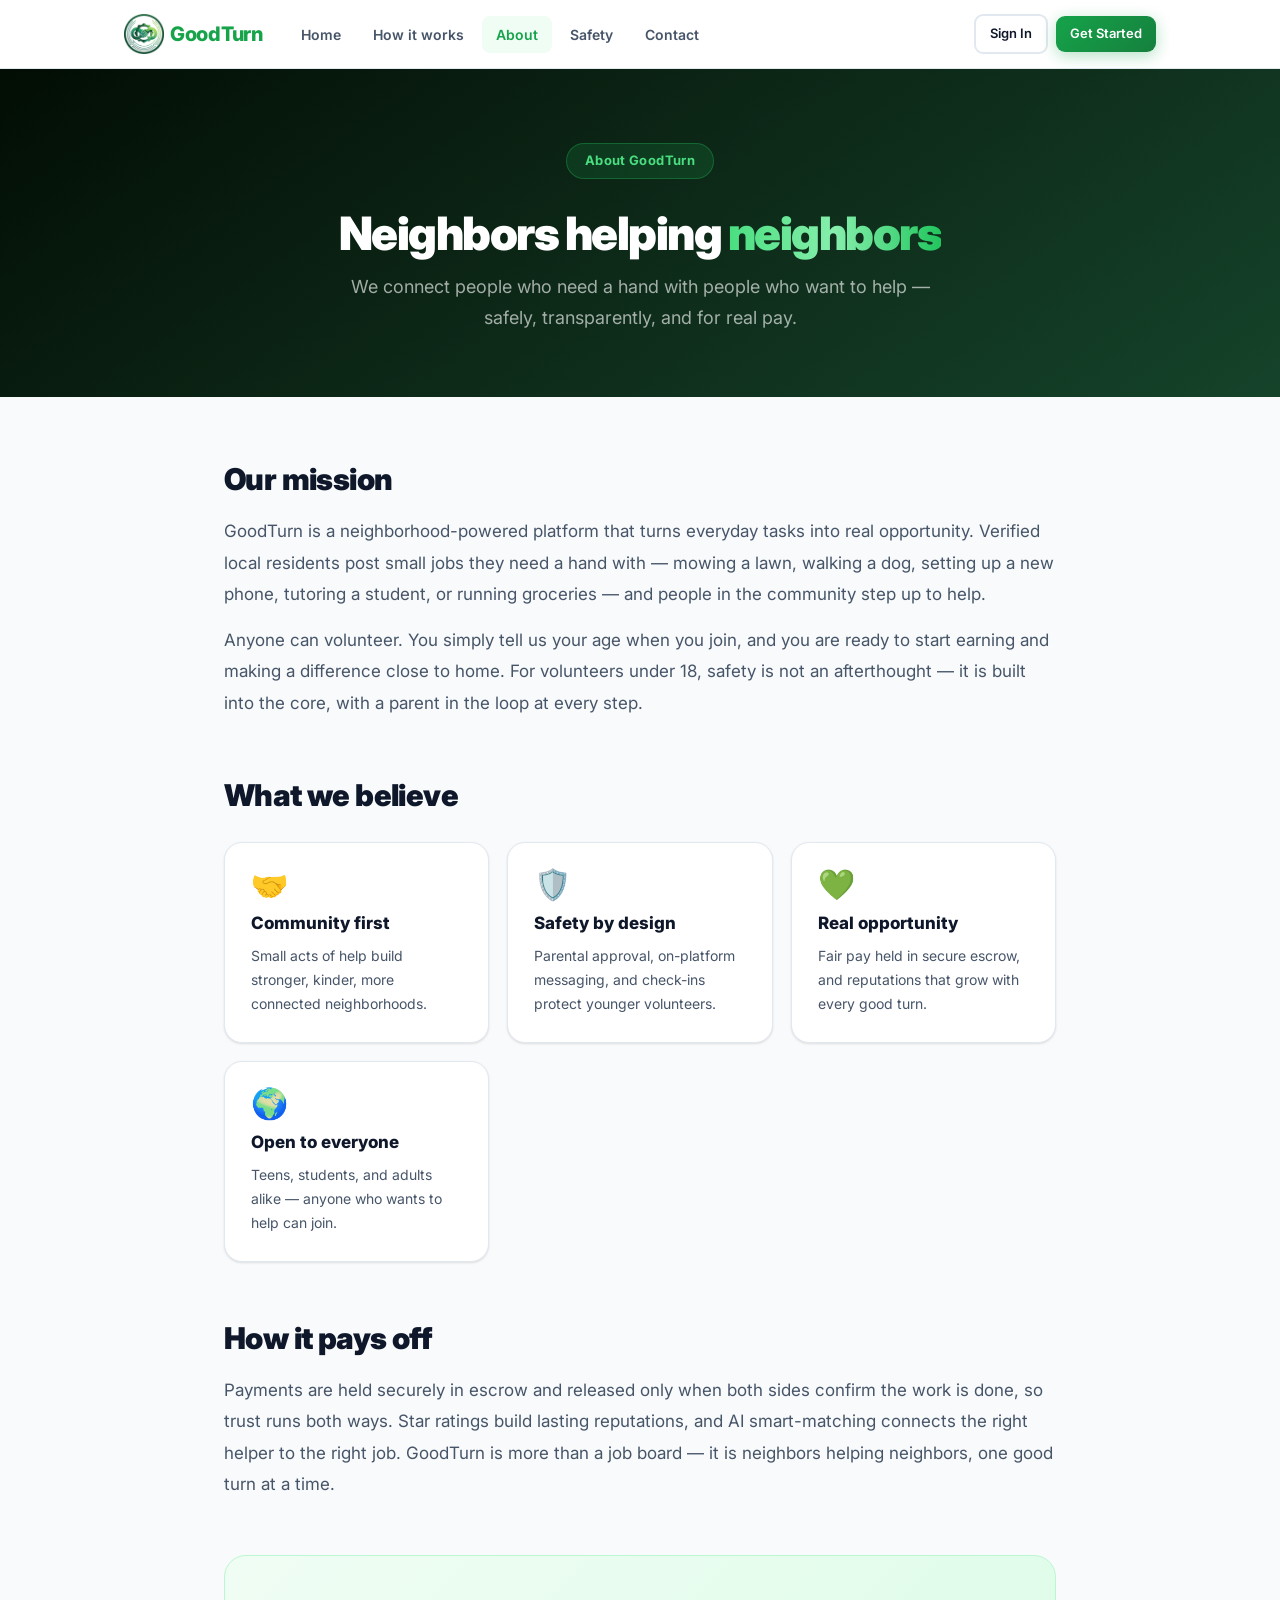
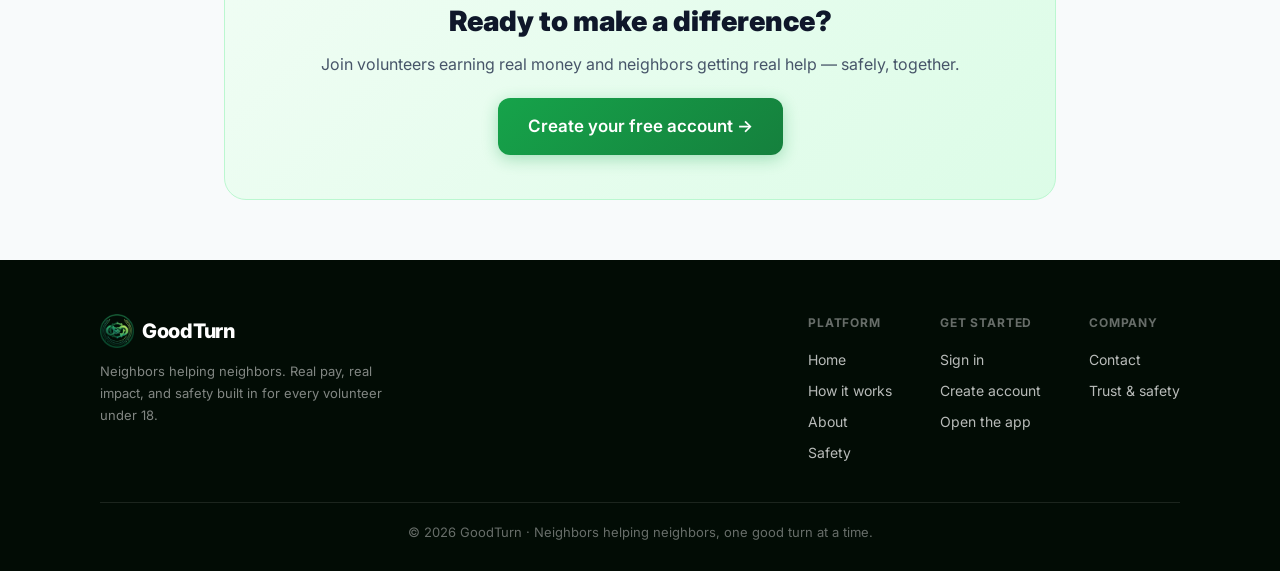
<file: about.html>
<!DOCTYPE html>
<html lang="en">
<head>
<meta charset="UTF-8">
<meta name="viewport" content="width=device-width, initial-scale=1.0">
<title>About &middot; GoodTurn</title>
<meta name="description" content="Learn about GoodTurn, a neighborhood platform connecting volunteers with local residents for small jobs, with safety built in for under-18s.">
<link href="https://fonts.googleapis.com/css2?family=Inter:wght@400;500;600;700;800&display=swap" rel="stylesheet">
<link rel="stylesheet" href="styles.css">
</head>
<body>
<nav class="mkt-nav">
  <div class="mkt-nav-inner">
    <a class="nav-logo" href="index.html"><img src="logo.png" height="40" width="40" style="object-fit:contain;" alt="GoodTurn logo"> GoodTurn</a>
    <div class="mkt-links">
      <a href="index.html">Home</a>
      <a href="how-it-works.html">How it works</a>
      <a href="about.html" class="active">About</a>
      <a href="safety.html">Safety</a>
      <a href="contact.html">Contact</a>
    </div>
    <div class="mkt-cta">
      <a class="btn btn-secondary btn-sm" href="login.html">Sign In</a>
      <a class="btn btn-primary btn-sm" href="login.html?tab=signup">Get Started</a>
    </div>
  </div>
</nav>
<header class="page-hero">
  <div class="page-hero-inner">
    <div class="sec-badge">About GoodTurn</div>
    <h1 class="page-hero-h1">Neighbors helping <span>neighbors</span></h1>
    <p class="page-hero-sub">We connect people who need a hand with people who want to help &mdash; safely, transparently, and for real pay.</p>
  </div>
</header>
<main class="mkt-main">
<div class="mkt-section">
  <h2>Our mission</h2>
  <p>GoodTurn is a neighborhood-powered platform that turns everyday tasks into real opportunity. Verified local residents post small jobs they need a hand with &mdash; mowing a lawn, walking a dog, setting up a new phone, tutoring a student, or running groceries &mdash; and people in the community step up to help.</p>
  <p>Anyone can volunteer. You simply tell us your age when you join, and you are ready to start earning and making a difference close to home. For volunteers under 18, safety is not an afterthought &mdash; it is built into the core, with a parent in the loop at every step.</p>
</div>
<div class="mkt-section">
  <h2>What we believe</h2>
  <div class="mkt-grid">
    <div class="mkt-card"><div class="ic">&#129309;</div><h3>Community first</h3><p>Small acts of help build stronger, kinder, more connected neighborhoods.</p></div>
    <div class="mkt-card"><div class="ic">&#128737;&#65039;</div><h3>Safety by design</h3><p>Parental approval, on-platform messaging, and check-ins protect younger volunteers.</p></div>
    <div class="mkt-card"><div class="ic">&#128154;</div><h3>Real opportunity</h3><p>Fair pay held in secure escrow, and reputations that grow with every good turn.</p></div>
    <div class="mkt-card"><div class="ic">&#127757;</div><h3>Open to everyone</h3><p>Teens, students, and adults alike &mdash; anyone who wants to help can join.</p></div>
  </div>
</div>
<div class="mkt-section">
  <h2>How it pays off</h2>
  <p>Payments are held securely in escrow and released only when both sides confirm the work is done, so trust runs both ways. Star ratings build lasting reputations, and AI smart-matching connects the right helper to the right job. GoodTurn is more than a job board &mdash; it is neighbors helping neighbors, one good turn at a time.</p>
</div>
<div class="mkt-cta-band">
  <h2>Ready to make a difference?</h2>
  <p>Join volunteers earning real money and neighbors getting real help &mdash; safely, together.</p>
  <a class="btn btn-primary btn-lg" href="login.html?tab=signup" style="text-decoration:none;">Create your free account &rarr;</a>
</div>
</main>
<footer class="site-footer">
  <div class="footer-inner">
    <div class="footer-top">
      <div class="footer-brand">
        <a class="nav-logo" href="index.html"><img src="logo.png" height="34" width="34" style="object-fit:contain;" alt="GoodTurn logo"> GoodTurn</a>
        <p>Neighbors helping neighbors. Real pay, real impact, and safety built in for every volunteer under 18.</p>
      </div>
      <div class="footer-cols">
        <div class="footer-col"><h4>Platform</h4>
          <a href="index.html">Home</a>
          <a href="how-it-works.html">How it works</a>
          <a href="about.html">About</a>
          <a href="safety.html">Safety</a>
        </div>
        <div class="footer-col"><h4>Get started</h4>
          <a href="login.html">Sign in</a>
          <a href="login.html?tab=signup">Create account</a>
          <a href="app.html">Open the app</a>
        </div>
        <div class="footer-col"><h4>Company</h4>
          <a href="contact.html">Contact</a>
          <a href="safety.html">Trust &amp; safety</a>
        </div>
      </div>
    </div>
    <div class="footer-bottom">&copy; 2026 GoodTurn &middot; Neighbors helping neighbors, one good turn at a time.</div>
  </div>
</footer>
</body>
</html>
</file>
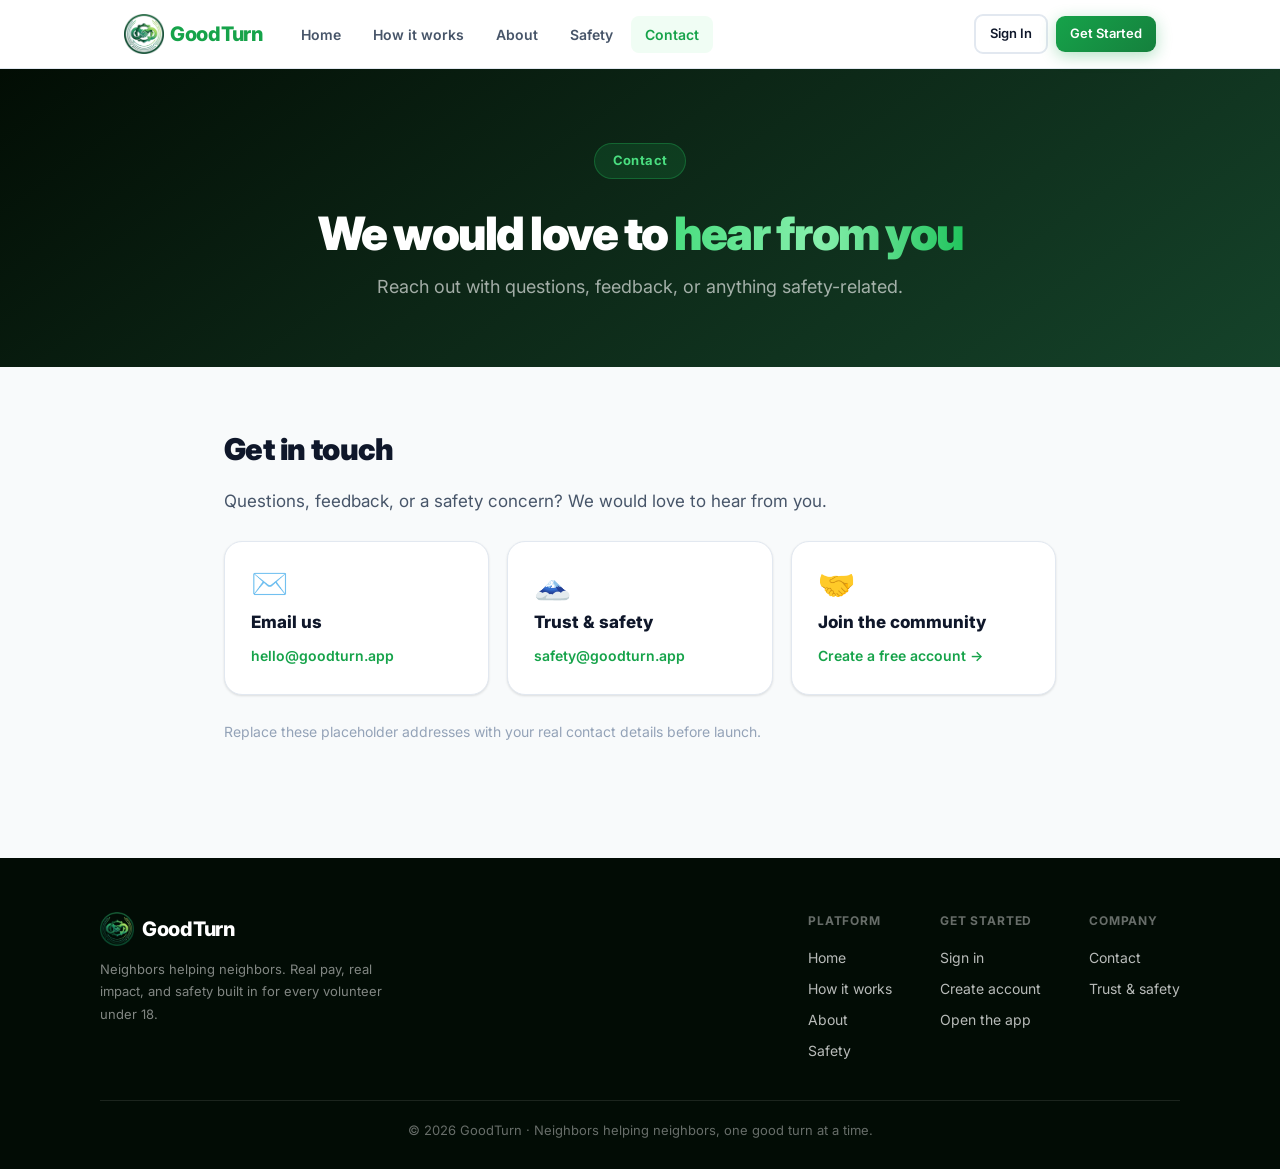
<file: contact.html>
<!DOCTYPE html>
<html lang="en">
<head>
<meta charset="UTF-8">
<meta name="viewport" content="width=device-width, initial-scale=1.0">
<title>Contact &middot; GoodTurn</title>
<meta name="description" content="Contact the GoodTurn team for general questions, trust and safety, or to join the community.">
<link href="https://fonts.googleapis.com/css2?family=Inter:wght@400;500;600;700;800&display=swap" rel="stylesheet">
<link rel="stylesheet" href="styles.css">
</head>
<body>
<nav class="mkt-nav">
  <div class="mkt-nav-inner">
    <a class="nav-logo" href="index.html"><img src="logo.png" height="40" width="40" style="object-fit:contain;" alt="GoodTurn logo"> GoodTurn</a>
    <div class="mkt-links">
      <a href="index.html">Home</a>
      <a href="how-it-works.html">How it works</a>
      <a href="about.html">About</a>
      <a href="safety.html">Safety</a>
      <a href="contact.html" class="active">Contact</a>
    </div>
    <div class="mkt-cta">
      <a class="btn btn-secondary btn-sm" href="login.html">Sign In</a>
      <a class="btn btn-primary btn-sm" href="login.html?tab=signup">Get Started</a>
    </div>
  </div>
</nav>
<header class="page-hero">
  <div class="page-hero-inner">
    <div class="sec-badge">Contact</div>
    <h1 class="page-hero-h1">We would love to <span>hear from you</span></h1>
    <p class="page-hero-sub">Reach out with questions, feedback, or anything safety-related.</p>
  </div>
</header>
<main class="mkt-main">
<div class="mkt-section">
  <h2>Get in touch</h2>
  <p>Questions, feedback, or a safety concern? We would love to hear from you.</p>
  <div class="mkt-grid">
    <div class="mkt-card"><div class="ic">&#9993;&#65039;</div><h3>Email us</h3><p><a href="mailto:hello@goodturn.app" style="color:var(--green);font-weight:600;text-decoration:none;">hello@goodturn.app</a></p></div>
    <div class="mkt-card"><div class="ic">&#128507;</div><h3>Trust &amp; safety</h3><p><a href="mailto:safety@goodturn.app" style="color:var(--green);font-weight:600;text-decoration:none;">safety@goodturn.app</a></p></div>
    <div class="mkt-card"><div class="ic">&#129309;</div><h3>Join the community</h3><p><a href="login.html?tab=signup" style="color:var(--green);font-weight:600;text-decoration:none;">Create a free account &rarr;</a></p></div>
  </div>
  <p style="margin-top:24px;font-size:14px;color:var(--dim);">Replace these placeholder addresses with your real contact details before launch.</p>
</div>
</main>
<footer class="site-footer">
  <div class="footer-inner">
    <div class="footer-top">
      <div class="footer-brand">
        <a class="nav-logo" href="index.html"><img src="logo.png" height="34" width="34" style="object-fit:contain;" alt="GoodTurn logo"> GoodTurn</a>
        <p>Neighbors helping neighbors. Real pay, real impact, and safety built in for every volunteer under 18.</p>
      </div>
      <div class="footer-cols">
        <div class="footer-col"><h4>Platform</h4>
          <a href="index.html">Home</a>
          <a href="how-it-works.html">How it works</a>
          <a href="about.html">About</a>
          <a href="safety.html">Safety</a>
        </div>
        <div class="footer-col"><h4>Get started</h4>
          <a href="login.html">Sign in</a>
          <a href="login.html?tab=signup">Create account</a>
          <a href="app.html">Open the app</a>
        </div>
        <div class="footer-col"><h4>Company</h4>
          <a href="contact.html">Contact</a>
          <a href="safety.html">Trust &amp; safety</a>
        </div>
      </div>
    </div>
    <div class="footer-bottom">&copy; 2026 GoodTurn &middot; Neighbors helping neighbors, one good turn at a time.</div>
  </div>
</footer>
</body>
</html>
</file>
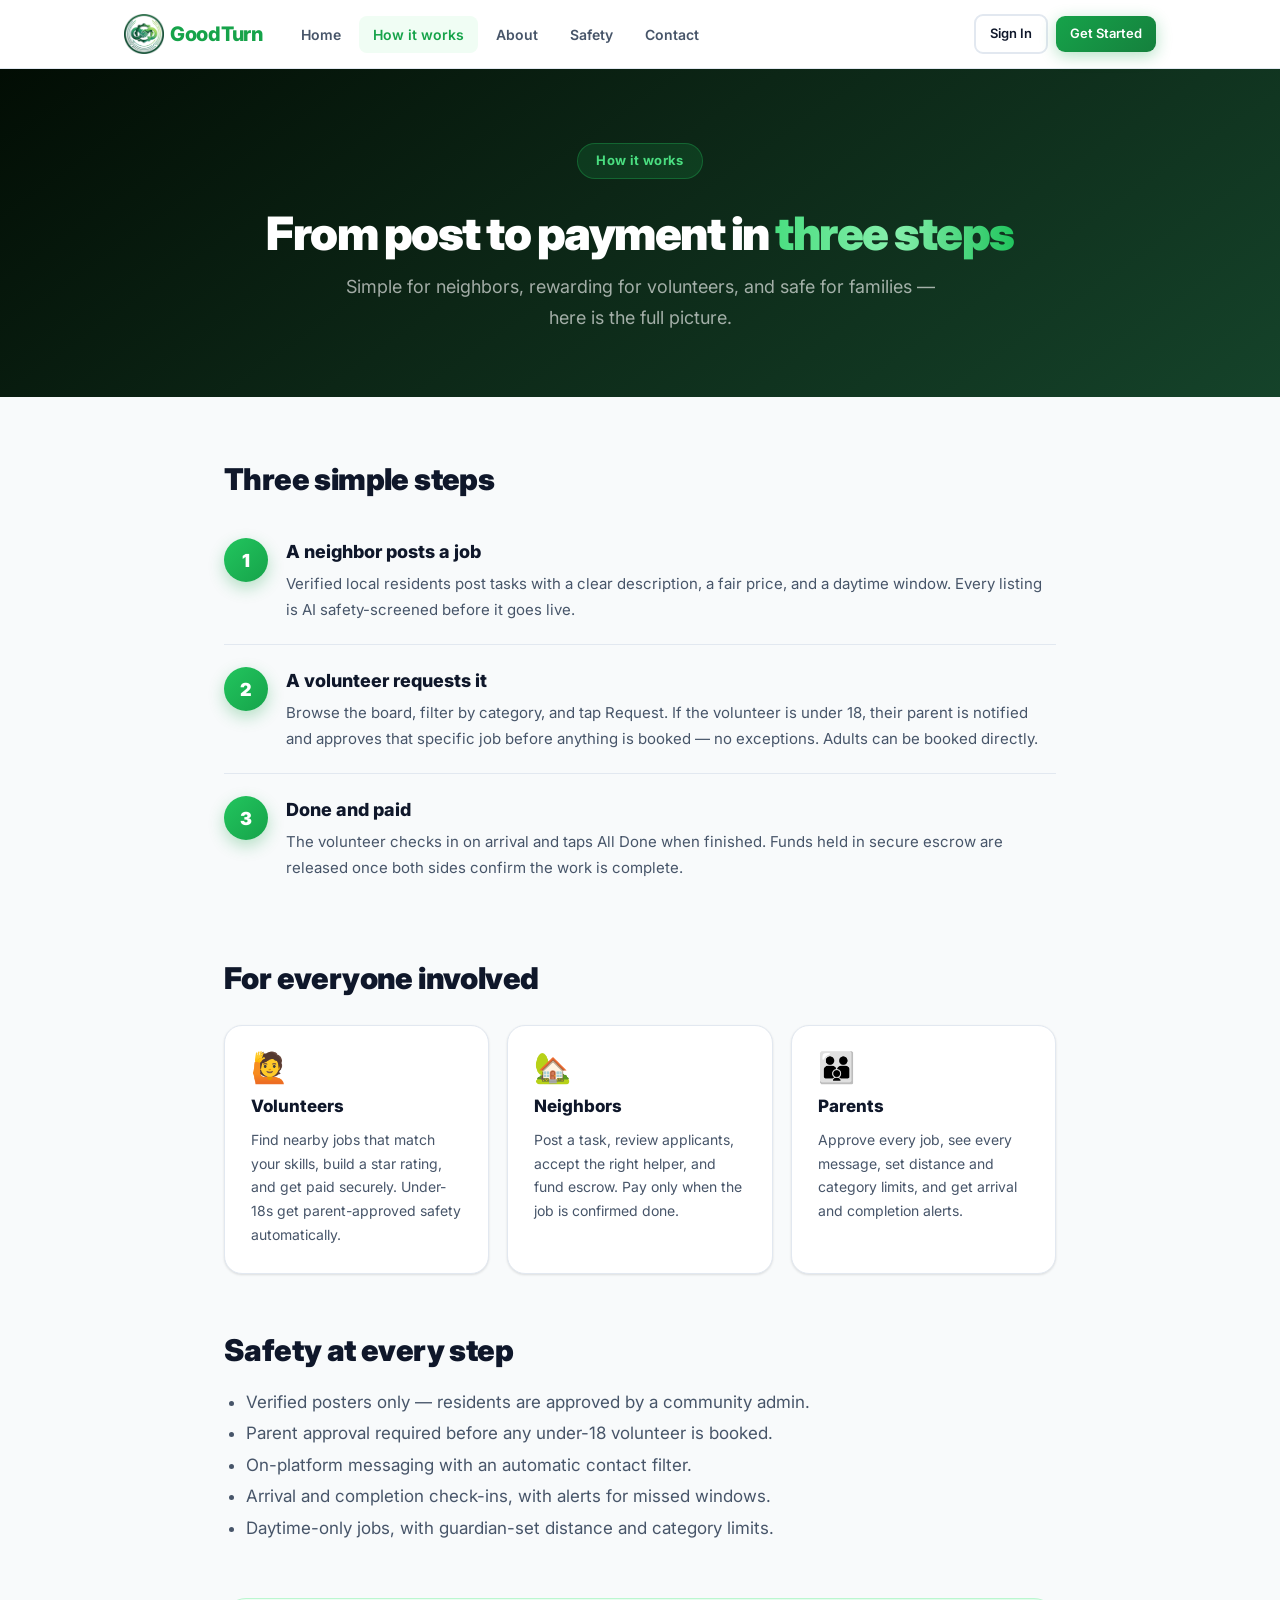
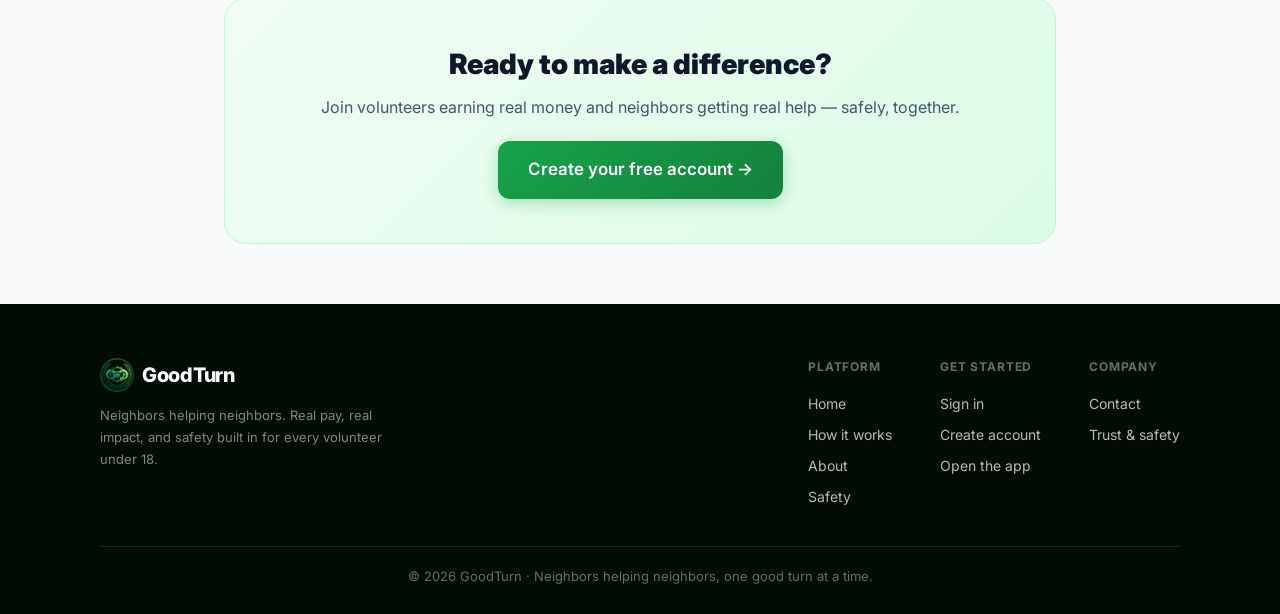
<file: how-it-works.html>
<!DOCTYPE html>
<html lang="en">
<head>
<meta charset="UTF-8">
<meta name="viewport" content="width=device-width, initial-scale=1.0">
<title>How it works &middot; GoodTurn</title>
<meta name="description" content="How GoodTurn works: neighbors post jobs, volunteers request them, parents approve for under-18s, and escrow keeps payments safe.">
<link href="https://fonts.googleapis.com/css2?family=Inter:wght@400;500;600;700;800&display=swap" rel="stylesheet">
<link rel="stylesheet" href="styles.css">
</head>
<body>
<nav class="mkt-nav">
  <div class="mkt-nav-inner">
    <a class="nav-logo" href="index.html"><img src="logo.png" height="40" width="40" style="object-fit:contain;" alt="GoodTurn logo"> GoodTurn</a>
    <div class="mkt-links">
      <a href="index.html">Home</a>
      <a href="how-it-works.html" class="active">How it works</a>
      <a href="about.html">About</a>
      <a href="safety.html">Safety</a>
      <a href="contact.html">Contact</a>
    </div>
    <div class="mkt-cta">
      <a class="btn btn-secondary btn-sm" href="login.html">Sign In</a>
      <a class="btn btn-primary btn-sm" href="login.html?tab=signup">Get Started</a>
    </div>
  </div>
</nav>
<header class="page-hero">
  <div class="page-hero-inner">
    <div class="sec-badge">How it works</div>
    <h1 class="page-hero-h1">From post to payment in <span>three steps</span></h1>
    <p class="page-hero-sub">Simple for neighbors, rewarding for volunteers, and safe for families &mdash; here is the full picture.</p>
  </div>
</header>
<main class="mkt-main">
<div class="mkt-section">
  <h2>Three simple steps</h2>
  <div class="mkt-steps">
    <div class="mkt-step"><div class="mkt-step-num">1</div><div><h3>A neighbor posts a job</h3><p>Verified local residents post tasks with a clear description, a fair price, and a daytime window. Every listing is AI safety-screened before it goes live.</p></div></div>
    <div class="mkt-step"><div class="mkt-step-num">2</div><div><h3>A volunteer requests it</h3><p>Browse the board, filter by category, and tap Request. If the volunteer is under 18, their parent is notified and approves that specific job before anything is booked &mdash; no exceptions. Adults can be booked directly.</p></div></div>
    <div class="mkt-step"><div class="mkt-step-num">3</div><div><h3>Done and paid</h3><p>The volunteer checks in on arrival and taps All Done when finished. Funds held in secure escrow are released once both sides confirm the work is complete.</p></div></div>
  </div>
</div>
<div class="mkt-section">
  <h2>For everyone involved</h2>
  <div class="mkt-grid">
    <div class="mkt-card"><div class="ic">&#128587;</div><h3>Volunteers</h3><p>Find nearby jobs that match your skills, build a star rating, and get paid securely. Under-18s get parent-approved safety automatically.</p></div>
    <div class="mkt-card"><div class="ic">&#127969;</div><h3>Neighbors</h3><p>Post a task, review applicants, accept the right helper, and fund escrow. Pay only when the job is confirmed done.</p></div>
    <div class="mkt-card"><div class="ic">&#128106;</div><h3>Parents</h3><p>Approve every job, see every message, set distance and category limits, and get arrival and completion alerts.</p></div>
  </div>
</div>
<div class="mkt-section">
  <h2>Safety at every step</h2>
  <ul>
    <li>Verified posters only &mdash; residents are approved by a community admin.</li>
    <li>Parent approval required before any under-18 volunteer is booked.</li>
    <li>On-platform messaging with an automatic contact filter.</li>
    <li>Arrival and completion check-ins, with alerts for missed windows.</li>
    <li>Daytime-only jobs, with guardian-set distance and category limits.</li>
  </ul>
</div>
<div class="mkt-cta-band">
  <h2>Ready to make a difference?</h2>
  <p>Join volunteers earning real money and neighbors getting real help &mdash; safely, together.</p>
  <a class="btn btn-primary btn-lg" href="login.html?tab=signup" style="text-decoration:none;">Create your free account &rarr;</a>
</div>
</main>
<footer class="site-footer">
  <div class="footer-inner">
    <div class="footer-top">
      <div class="footer-brand">
        <a class="nav-logo" href="index.html"><img src="logo.png" height="34" width="34" style="object-fit:contain;" alt="GoodTurn logo"> GoodTurn</a>
        <p>Neighbors helping neighbors. Real pay, real impact, and safety built in for every volunteer under 18.</p>
      </div>
      <div class="footer-cols">
        <div class="footer-col"><h4>Platform</h4>
          <a href="index.html">Home</a>
          <a href="how-it-works.html">How it works</a>
          <a href="about.html">About</a>
          <a href="safety.html">Safety</a>
        </div>
        <div class="footer-col"><h4>Get started</h4>
          <a href="login.html">Sign in</a>
          <a href="login.html?tab=signup">Create account</a>
          <a href="app.html">Open the app</a>
        </div>
        <div class="footer-col"><h4>Company</h4>
          <a href="contact.html">Contact</a>
          <a href="safety.html">Trust &amp; safety</a>
        </div>
      </div>
    </div>
    <div class="footer-bottom">&copy; 2026 GoodTurn &middot; Neighbors helping neighbors, one good turn at a time.</div>
  </div>
</footer>
</body>
</html>
</file>
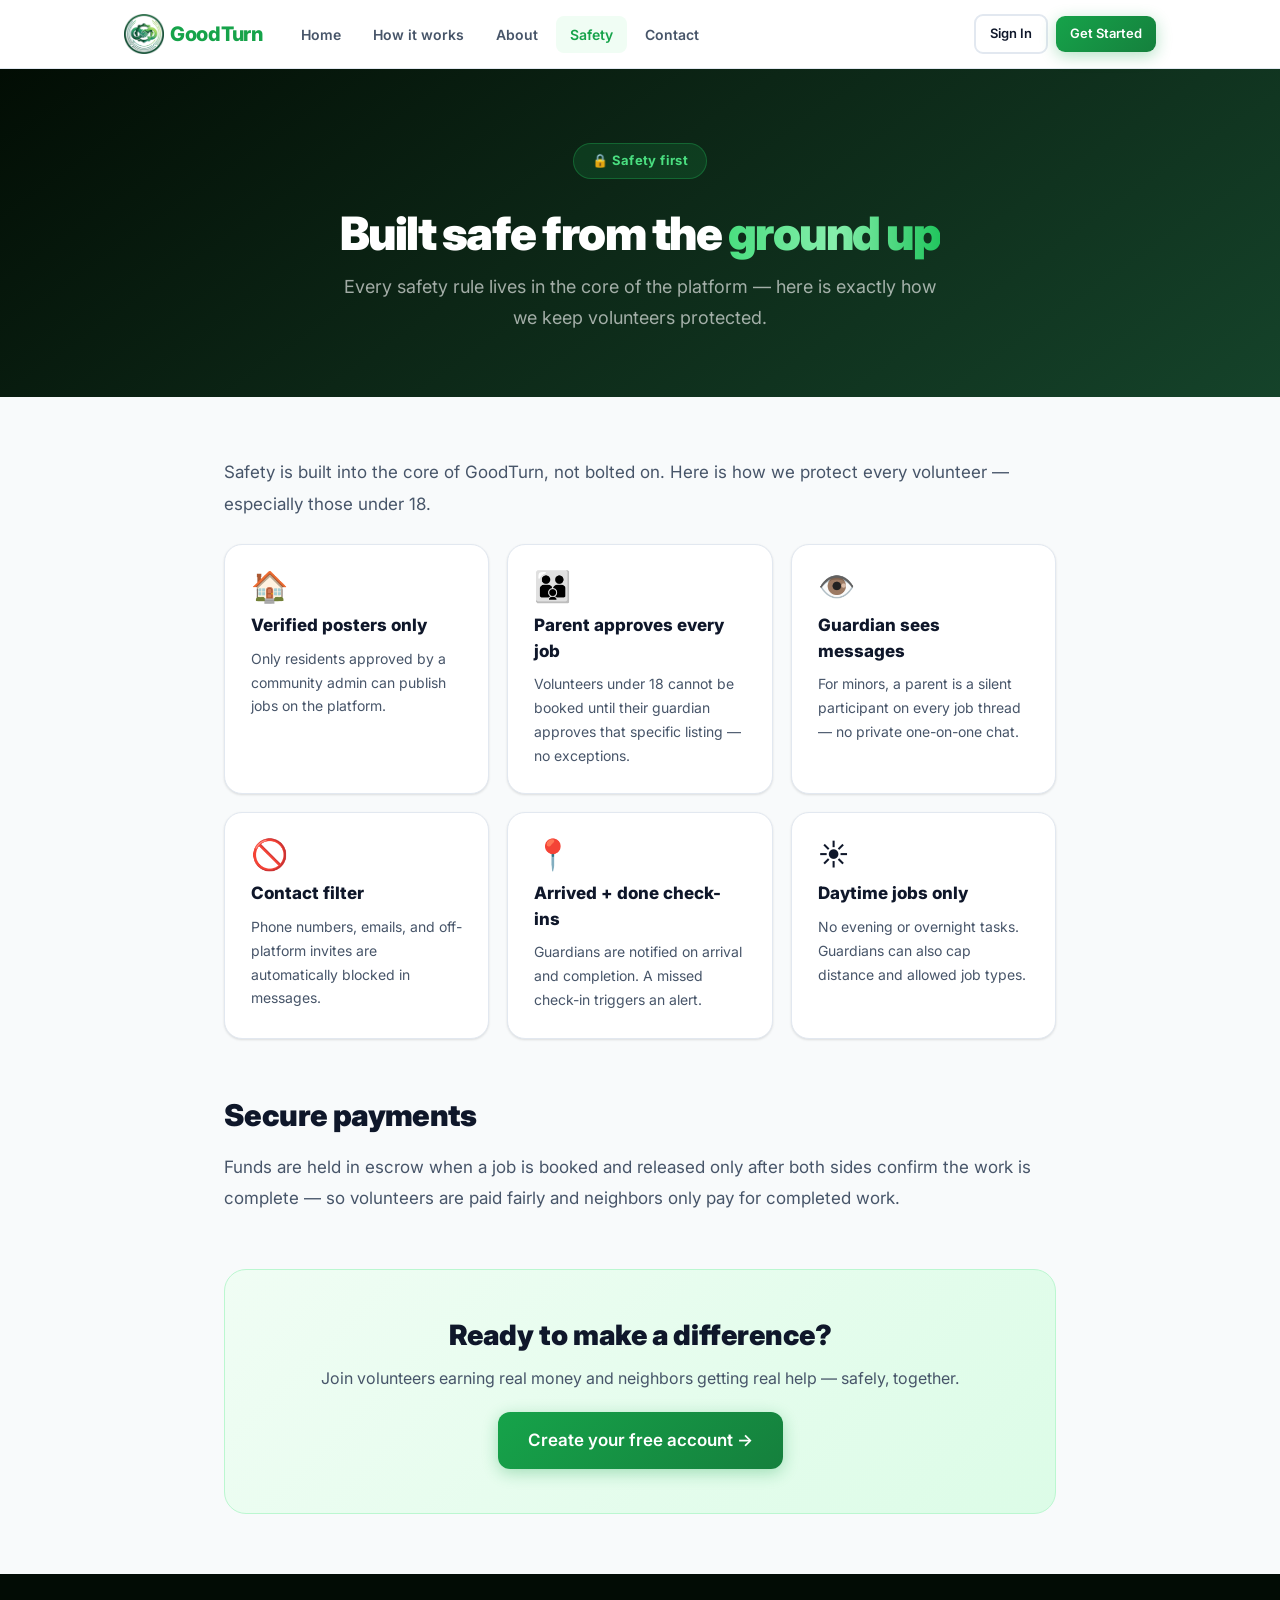
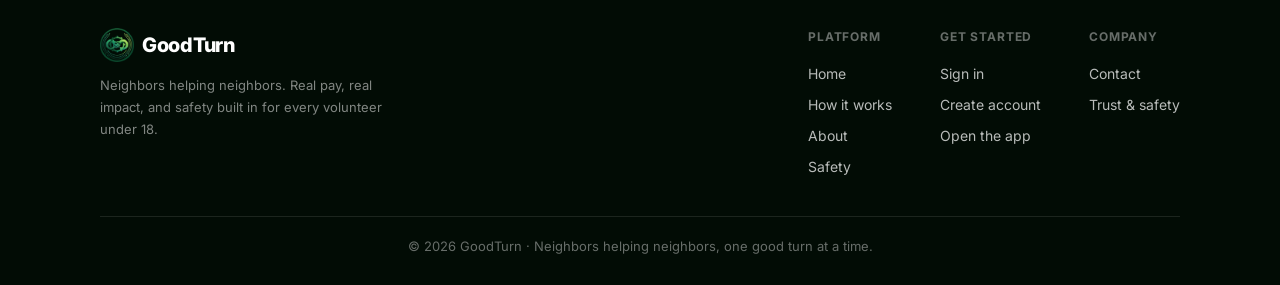
<file: safety.html>
<!DOCTYPE html>
<html lang="en">
<head>
<meta charset="UTF-8">
<meta name="viewport" content="width=device-width, initial-scale=1.0">
<title>Safety &middot; GoodTurn</title>
<meta name="description" content="GoodTurn safety: verified posters, parent approval for under-18s, guardian-visible messaging, check-ins, contact filtering, and secure escrow.">
<link href="https://fonts.googleapis.com/css2?family=Inter:wght@400;500;600;700;800&display=swap" rel="stylesheet">
<link rel="stylesheet" href="styles.css">
</head>
<body>
<nav class="mkt-nav">
  <div class="mkt-nav-inner">
    <a class="nav-logo" href="index.html"><img src="logo.png" height="40" width="40" style="object-fit:contain;" alt="GoodTurn logo"> GoodTurn</a>
    <div class="mkt-links">
      <a href="index.html">Home</a>
      <a href="how-it-works.html">How it works</a>
      <a href="about.html">About</a>
      <a href="safety.html" class="active">Safety</a>
      <a href="contact.html">Contact</a>
    </div>
    <div class="mkt-cta">
      <a class="btn btn-secondary btn-sm" href="login.html">Sign In</a>
      <a class="btn btn-primary btn-sm" href="login.html?tab=signup">Get Started</a>
    </div>
  </div>
</nav>
<header class="page-hero">
  <div class="page-hero-inner">
    <div class="sec-badge">&#128274; Safety first</div>
    <h1 class="page-hero-h1">Built safe from the <span>ground up</span></h1>
    <p class="page-hero-sub">Every safety rule lives in the core of the platform &mdash; here is exactly how we keep volunteers protected.</p>
  </div>
</header>
<main class="mkt-main">
<div class="mkt-section">
  <p>Safety is built into the core of GoodTurn, not bolted on. Here is how we protect every volunteer &mdash; especially those under 18.</p>
  <div class="mkt-grid">
    <div class="mkt-card"><div class="ic">&#127968;</div><h3>Verified posters only</h3><p>Only residents approved by a community admin can publish jobs on the platform.</p></div>
    <div class="mkt-card"><div class="ic">&#128106;</div><h3>Parent approves every job</h3><p>Volunteers under 18 cannot be booked until their guardian approves that specific listing &mdash; no exceptions.</p></div>
    <div class="mkt-card"><div class="ic">&#128065;&#65039;</div><h3>Guardian sees messages</h3><p>For minors, a parent is a silent participant on every job thread &mdash; no private one-on-one chat.</p></div>
    <div class="mkt-card"><div class="ic">&#128683;</div><h3>Contact filter</h3><p>Phone numbers, emails, and off-platform invites are automatically blocked in messages.</p></div>
    <div class="mkt-card"><div class="ic">&#128205;</div><h3>Arrived + done check-ins</h3><p>Guardians are notified on arrival and completion. A missed check-in triggers an alert.</p></div>
    <div class="mkt-card"><div class="ic">&#9728;&#65039;</div><h3>Daytime jobs only</h3><p>No evening or overnight tasks. Guardians can also cap distance and allowed job types.</p></div>
  </div>
</div>
<div class="mkt-section">
  <h2>Secure payments</h2>
  <p>Funds are held in escrow when a job is booked and released only after both sides confirm the work is complete &mdash; so volunteers are paid fairly and neighbors only pay for completed work.</p>
</div>
<div class="mkt-cta-band">
  <h2>Ready to make a difference?</h2>
  <p>Join volunteers earning real money and neighbors getting real help &mdash; safely, together.</p>
  <a class="btn btn-primary btn-lg" href="login.html?tab=signup" style="text-decoration:none;">Create your free account &rarr;</a>
</div>
</main>
<footer class="site-footer">
  <div class="footer-inner">
    <div class="footer-top">
      <div class="footer-brand">
        <a class="nav-logo" href="index.html"><img src="logo.png" height="34" width="34" style="object-fit:contain;" alt="GoodTurn logo"> GoodTurn</a>
        <p>Neighbors helping neighbors. Real pay, real impact, and safety built in for every volunteer under 18.</p>
      </div>
      <div class="footer-cols">
        <div class="footer-col"><h4>Platform</h4>
          <a href="index.html">Home</a>
          <a href="how-it-works.html">How it works</a>
          <a href="about.html">About</a>
          <a href="safety.html">Safety</a>
        </div>
        <div class="footer-col"><h4>Get started</h4>
          <a href="login.html">Sign in</a>
          <a href="login.html?tab=signup">Create account</a>
          <a href="app.html">Open the app</a>
        </div>
        <div class="footer-col"><h4>Company</h4>
          <a href="contact.html">Contact</a>
          <a href="safety.html">Trust &amp; safety</a>
        </div>
      </div>
    </div>
    <div class="footer-bottom">&copy; 2026 GoodTurn &middot; Neighbors helping neighbors, one good turn at a time.</div>
  </div>
</footer>
</body>
</html>
</file>
<file: styles.css>
:root{
  --green:#16a34a;--green2:#22c55e;--green3:#4ade80;--green-dark:#15803d;--green-light:#22c55e;
  --amber:#f59e0b;--red:#ef4444;--blue:#3b82f6;--purple:#8b5cf6;
  --bg:#f8fafb;--surface:#fff;--surface2:#f1f5f9;
  --border:#e2e8f0;--text:#0f172a;--text2:#475569;--dim:#94a3b8;
  --shadow:0 1px 3px rgba(0,0,0,.07),0 1px 2px rgba(0,0,0,.05);
  --shadow-md:0 4px 12px rgba(0,0,0,.08);
  --shadow-lg:0 20px 40px rgba(0,0,0,.12);
  --r:14px;--rs:9px;--font:'Inter',sans-serif;
  --ease:cubic-bezier(.22,1,.36,1);
}
@keyframes fadeUp{from{opacity:0;transform:translateY(20px)}to{opacity:1;transform:none}}
@keyframes fadeIn{from{opacity:0}to{opacity:1}}
@keyframes floatA{0%,100%{transform:translateY(0) rotate(-1.5deg)}50%{transform:translateY(-14px) rotate(1.5deg)}}
@keyframes floatB{0%,100%{transform:translateY(0) rotate(1.5deg)}50%{transform:translateY(-10px) rotate(-1.5deg)}}
@keyframes auroraA{0%,100%{transform:translate(0,0) scale(1)}33%{transform:translate(70px,-50px) scale(1.12)}66%{transform:translate(-50px,60px) scale(.92)}}
@keyframes auroraB{0%,100%{transform:translate(0,0)}33%{transform:translate(-80px,40px)}66%{transform:translate(80px,-70px)}}
@keyframes marquee{from{transform:translateX(0)}to{transform:translateX(-50%)}}
@keyframes gradientShift{0%,100%{background-position:0% 50%}50%{background-position:100% 50%}}
@keyframes scaleIn{from{opacity:0;transform:scale(.92)}to{opacity:1;transform:none}}
@keyframes glowPulse{0%,100%{filter:drop-shadow(0 0 6px rgba(74,222,128,.5))}50%{filter:drop-shadow(0 0 20px rgba(74,222,128,.9))}}
*{box-sizing:border-box;margin:0;padding:0}
html{scroll-behavior:smooth}
body{font-family:var(--font);background:var(--bg);color:var(--text);font-size:16px;line-height:1.5;-webkit-font-smoothing:antialiased;overflow-x:hidden}
::selection{background:rgba(34,197,94,.22)}
::-webkit-scrollbar{width:5px}
::-webkit-scrollbar-track{background:transparent}
::-webkit-scrollbar-thumb{background:linear-gradient(var(--green2),var(--green-dark));border-radius:4px}
.hidden{display:none!important}
.va{animation:fadeUp .38s var(--ease) both}
.reveal{opacity:0;transform:translateY(28px);transition:opacity .75s cubic-bezier(.22,1,.36,1),transform .75s cubic-bezier(.22,1,.36,1)}
.reveal.in{opacity:1;transform:none}
.reveal-delay-1{transition-delay:.1s}
.reveal-delay-2{transition-delay:.2s}
.reveal-delay-3{transition-delay:.3s}
.reveal-left{opacity:0;transform:translateX(-28px);transition:opacity .75s cubic-bezier(.22,1,.36,1),transform .75s cubic-bezier(.22,1,.36,1)}
.reveal-left.in{opacity:1;transform:none}
.reveal-scale{opacity:0;transform:scale(.9);transition:opacity .7s cubic-bezier(.22,1,.36,1),transform .7s cubic-bezier(.22,1,.36,1)}
.reveal-scale.in{opacity:1;transform:scale(1)}

/* Buttons */
.btn{display:inline-flex;align-items:center;justify-content:center;gap:6px;padding:12px 22px;border:none;border-radius:var(--rs);font-family:var(--font);font-size:15px;font-weight:600;cursor:pointer;transition:all .22s var(--ease);text-decoration:none;white-space:nowrap;position:relative;overflow:hidden}
.btn-primary{background:linear-gradient(135deg,#16a34a,#15803d);color:#fff;box-shadow:0 4px 16px rgba(22,163,74,.32)}
.btn-primary:hover{transform:translateY(-2px);box-shadow:0 8px 28px rgba(22,163,74,.48)}
.btn-primary:active{transform:translateY(0)}
.btn-secondary{background:var(--surface);color:var(--text);border:2px solid var(--border)}
.btn-secondary:hover{border-color:var(--green2);color:var(--green);transform:translateY(-1px);box-shadow:var(--shadow-md)}
.btn-danger{background:linear-gradient(135deg,#ef4444,#dc2626);color:#fff}
.btn-danger:hover{opacity:.9;transform:translateY(-1px)}
.btn-amber{background:linear-gradient(135deg,#f59e0b,#d97706);color:#fff;box-shadow:0 4px 12px rgba(245,158,11,.3)}
.btn-amber:hover{opacity:.9;transform:translateY(-1px)}
.btn-lg{padding:16px 30px;font-size:17px;border-radius:12px}
.btn-sm{padding:8px 14px;font-size:13px}
.btn:disabled{opacity:.5;cursor:not-allowed;transform:none!important}
/* Hero & CTA buttons */
.btn-glow{padding:17px 34px;font-size:16px;font-weight:700;border-radius:13px;background:linear-gradient(135deg,#22c55e,#16a34a);color:#fff;border:none;cursor:pointer;font-family:var(--font);box-shadow:0 6px 30px rgba(34,197,94,.5);transition:all .25s var(--ease);display:inline-flex;align-items:center;gap:9px;letter-spacing:-.2px}
.btn-glow:hover{transform:translateY(-3px);box-shadow:0 14px 44px rgba(34,197,94,.55)}
.btn-glow:active{transform:translateY(-1px)}
.btn-ghost{padding:17px 28px;font-size:16px;font-weight:600;border-radius:13px;background:rgba(255,255,255,.07);color:rgba(255,255,255,.88);border:1px solid rgba(255,255,255,.18);cursor:pointer;font-family:var(--font);backdrop-filter:blur(8px);transition:all .22s var(--ease);display:inline-flex;align-items:center;gap:9px}
.btn-ghost:hover{background:rgba(255,255,255,.13);border-color:rgba(255,255,255,.32);transform:translateY(-2px)}
.btn-hero-primary{padding:17px 30px;font-size:16px;border-radius:13px;background:#fff;color:#15803d;font-weight:700;border:none;cursor:pointer;display:inline-flex;align-items:center;gap:8px;transition:all .22s var(--ease);font-family:var(--font);box-shadow:0 6px 24px rgba(0,0,0,.22)}
.btn-hero-primary:hover{transform:translateY(-2px);box-shadow:0 12px 36px rgba(0,0,0,.28)}
.btn-hero-secondary{padding:17px 28px;font-size:16px;border-radius:13px;background:rgba(255,255,255,.08);color:#fff;font-weight:600;border:1px solid rgba(255,255,255,.2);cursor:pointer;display:inline-flex;align-items:center;gap:8px;transition:all .2s var(--ease);font-family:var(--font);backdrop-filter:blur(6px)}
.btn-hero-secondary:hover{background:rgba(255,255,255,.15);transform:translateY(-1px)}

/* Cards */
.card{background:var(--surface);border-radius:var(--r);box-shadow:var(--shadow);padding:22px;transition:box-shadow .2s}

/* Badges / tags */
.badge{display:inline-block;padding:3px 10px;border-radius:20px;font-size:12px;font-weight:600}
.badge-green{background:#dcfce7;color:#15803d}
.badge-amber{background:#fef3c7;color:#92400e}
.badge-red{background:#fee2e2;color:#991b1b}
.badge-blue{background:#dbeafe;color:#1d4ed8}
.badge-gray{background:#f1f5f9;color:#475569}
.tag{display:inline-block;padding:4px 11px;border-radius:20px;font-size:13px;background:#f0fdf4;color:var(--green-dark);font-weight:500;border:1px solid #bbf7d0}

/* Forms */
input,textarea,select{width:100%;padding:12px 14px;border:2px solid var(--border);border-radius:var(--rs);font-family:var(--font);font-size:15px;color:var(--text);background:var(--surface);transition:border-color .2s,box-shadow .2s;outline:none}
input:focus,textarea:focus,select:focus{border-color:var(--green);box-shadow:0 0 0 3px rgba(22,163,74,.12)}
label{display:block;font-weight:600;margin-bottom:6px;font-size:14px;color:var(--text2)}
.fg{margin-bottom:18px}
.hint{font-size:13px;color:var(--text2);margin-top:5px}
.stars{color:var(--amber);font-size:18px}

/* Nav */
nav{background:rgba(255,255,255,.92);backdrop-filter:blur(16px);-webkit-backdrop-filter:blur(16px);border-bottom:1px solid var(--border);padding:0 20px;position:sticky;top:0;z-index:200;transition:all .3s}
.nav-inner{max-width:980px;margin:0 auto;display:flex;align-items:center;gap:10px;height:72px}
.nav-logo{display:flex;align-items:center;gap:4px;font-size:21px;font-weight:800;color:var(--green);flex:1;letter-spacing:-.3px;cursor:pointer;text-decoration:none}
.nav-logo span{color:var(--amber)}
.nav-logo svg{flex-shrink:0}
.nav-tabs{display:flex;gap:2px}
.nav-tab{padding:8px 14px;border-radius:8px;font-size:14px;font-weight:500;color:var(--text2);cursor:pointer;border:none;background:none;transition:all .16s;white-space:nowrap;position:relative;font-family:var(--font)}
.nav-tab:hover{background:#f0fdf4;color:var(--green)}
.nav-tab.active{background:#f0fdf4;color:var(--green);font-weight:600}
.nav-tab.active::after{content:'';position:absolute;bottom:-1px;left:14px;right:14px;height:2px;background:linear-gradient(90deg,var(--green),var(--green2));border-radius:2px 2px 0 0}
.nav-avatar{width:38px;height:38px;border-radius:50%;background:linear-gradient(135deg,#16a34a,#15803d);color:#fff;display:flex;align-items:center;justify-content:center;font-weight:700;font-size:14px;cursor:pointer;box-shadow:0 3px 12px rgba(22,163,74,.35);transition:all .2s}
.nav-avatar:hover{transform:scale(1.08);box-shadow:0 6px 20px rgba(22,163,74,.5)}

/* Layout */
#app{min-height:100vh;display:flex;flex-direction:column}
main{flex:1;width:100%;padding:0}
.inner{max-width:980px;margin:0 auto;padding:28px 20px}

/* ══ LANDING ══════════════════════════════════════════════════════════════ */
#view-landing{margin:0}

/* Hero */
.hero{position:relative;min-height:100vh;display:flex;flex-direction:column;justify-content:center;background:#020c05;overflow:hidden;padding:110px 24px 80px}
.hero-canvas{position:absolute;inset:0;z-index:0;pointer-events:none}
.ha1,.ha2,.ha3{position:absolute;border-radius:50%;z-index:0;pointer-events:none}
.ha1{width:800px;height:800px;background:radial-gradient(circle,rgba(22,163,74,.38) 0%,transparent 65%);top:-280px;left:-240px;filter:blur(80px);animation:auroraA 14s ease-in-out infinite}
.ha2{width:650px;height:650px;background:radial-gradient(circle,rgba(16,100,42,.28) 0%,transparent 65%);bottom:-200px;right:-180px;filter:blur(80px);animation:auroraB 18s ease-in-out infinite 2s}
.ha3{width:480px;height:480px;background:radial-gradient(circle,rgba(245,158,11,.08) 0%,transparent 65%);top:25%;right:10%;filter:blur(70px);animation:auroraA 22s ease-in-out infinite 5s}
.hero-grid{position:absolute;inset:0;background-image:linear-gradient(rgba(34,197,94,.05) 1px,transparent 1px),linear-gradient(90deg,rgba(34,197,94,.05) 1px,transparent 1px);background-size:64px 64px;z-index:0;mask-image:radial-gradient(ellipse 85% 80% at 50% 50%,black 0%,transparent 100%);-webkit-mask-image:radial-gradient(ellipse 85% 80% at 50% 50%,black 0%,transparent 100%)}
.hero-inner{position:relative;z-index:1;max-width:980px;margin:0 auto;width:100%;display:grid;grid-template-columns:1fr 1fr;gap:56px;align-items:center}
.hero-eyebrow{display:inline-flex;align-items:center;gap:8px;background:rgba(34,197,94,.1);border:1px solid rgba(34,197,94,.22);color:#4ade80;padding:8px 18px;border-radius:40px;font-size:13px;font-weight:600;letter-spacing:.04em;margin-bottom:26px;backdrop-filter:blur(6px);animation:fadeUp .6s var(--ease) .1s both}
.hero-h1{font-size:62px;font-weight:900;line-height:1.04;letter-spacing:-2px;margin-bottom:22px;animation:fadeUp .7s var(--ease) .2s both}
.h1-line1,.h1-line2{display:block;color:rgba(255,255,255,.92)}
.h1-line3{display:block;background:linear-gradient(90deg,#4ade80,#86efac,#22c55e,#a3e635,#4ade80);background-size:300% auto;-webkit-background-clip:text;-webkit-text-fill-color:transparent;background-clip:text;animation:gradientShift 4s linear infinite}
.hero-p{font-size:18px;color:rgba(255,255,255,.58);line-height:1.72;margin-bottom:36px;max-width:430px;animation:fadeUp .7s var(--ease) .35s both}
.hero-btns{display:flex;gap:14px;flex-wrap:wrap;margin-bottom:34px;animation:fadeUp .7s var(--ease) .45s both}
.hero-demos{display:flex;align-items:center;gap:8px;flex-wrap:wrap;animation:fadeUp .7s var(--ease) .55s both}
.hero-demo-lbl{font-size:12px;color:rgba(255,255,255,.32);font-weight:500;white-space:nowrap}
.hero-demo-btn{padding:7px 14px;border-radius:22px;background:rgba(255,255,255,.06);border:1px solid rgba(255,255,255,.1);color:rgba(255,255,255,.68);font-size:13px;font-weight:500;cursor:pointer;transition:all .18s var(--ease);font-family:var(--font)}
.hero-demo-btn:hover{background:rgba(34,197,94,.18);border-color:rgba(34,197,94,.38);color:#4ade80;transform:translateY(-1px)}
.hero-visual{position:relative;height:460px;animation:fadeUp .9s var(--ease) .3s both}
.hero-orb{position:absolute;width:320px;height:320px;border-radius:50%;background:radial-gradient(circle,rgba(34,197,94,.14),transparent 70%);top:50%;left:50%;transform:translate(-50%,-50%);filter:blur(40px);pointer-events:none}
.hero-scroll{position:absolute;bottom:30px;left:50%;transform:translateX(-50%);display:flex;flex-direction:column;align-items:center;gap:6px;color:rgba(255,255,255,.25);font-size:11px;z-index:1;letter-spacing:.06em;text-transform:uppercase;animation:fadeIn 1.2s 1.8s both}
.scroll-dot{width:5px;height:5px;border-radius:50%;background:rgba(34,197,94,.5);animation:fadeUp .5s .4s infinite alternate}

/* Floating hero cards */
.hcard{position:absolute;border-radius:22px;padding:22px;box-shadow:0 32px 64px rgba(0,0,0,.55)}
.hcard-1{top:15px;left:0;width:278px;background:rgba(255,255,255,.06);backdrop-filter:blur(28px);-webkit-backdrop-filter:blur(28px);border:1px solid rgba(255,255,255,.11);animation:floatA 6s ease-in-out infinite}
.hcard-2{bottom:20px;right:10px;width:250px;background:#fff;border:1px solid rgba(0,0,0,.05);animation:floatB 7s ease-in-out infinite .9s}
.hbadge{display:inline-block;padding:4px 11px;border-radius:20px;font-size:11px;font-weight:700;margin-bottom:13px;letter-spacing:.02em}
.hcard-1 .hbadge{background:rgba(34,197,94,.18);color:#4ade80;border:1px solid rgba(34,197,94,.28)}
.hcard-2 .hbadge{background:#f0fdf4;color:#15803d;border:1px solid #bbf7d0}
.hrow{display:flex;justify-content:space-between;align-items:flex-start;margin-bottom:8px}
.htitle{font-size:13px;font-weight:700;flex:1;margin-right:10px;line-height:1.35}
.hcard-1 .htitle{color:rgba(255,255,255,.9)}
.hcard-2 .htitle{color:#0f172a}
.hprice{font-size:24px;font-weight:900;white-space:nowrap}
.hcard-1 .hprice{color:#4ade80}
.hcard-2 .hprice{color:#16a34a}
.hmeta{font-size:11px;margin-bottom:14px}
.hcard-1 .hmeta{color:rgba(255,255,255,.4)}
.hcard-2 .hmeta{color:#64748b}
.hsep{height:1px;margin-bottom:13px}
.hcard-1 .hsep{background:rgba(255,255,255,.1)}
.hcard-2 .hsep{background:#f1f5f9}
.hposter{display:flex;align-items:center;gap:8px;margin-bottom:14px}
.hava{width:26px;height:26px;border-radius:50%;display:flex;align-items:center;justify-content:center;font-weight:800;font-size:10px;flex-shrink:0}
.hcard-1 .hava{background:rgba(245,158,11,.25);color:#fbbf24;border:1px solid rgba(245,158,11,.3)}
.hcard-2 .hava{background:linear-gradient(135deg,#f59e0b,#d97706);color:#fff}
.hpname{font-size:11px;font-weight:700}
.hcard-1 .hpname{color:rgba(255,255,255,.8)}
.hcard-2 .hpname{color:#0f172a}
.hprating{font-size:10px;color:#f59e0b}
.hbtn{width:100%;padding:9px;border-radius:9px;font-size:12px;font-weight:700;border:none;cursor:default;font-family:var(--font)}
.hcard-1 .hbtn{background:rgba(34,197,94,.18);color:#4ade80;border:1px solid rgba(34,197,94,.28)}
.hcard-2 .hbtn{background:linear-gradient(135deg,#16a34a,#15803d);color:#fff;box-shadow:0 4px 12px rgba(22,163,74,.32)}

/* Marquee */
.marquee-wrap{background:linear-gradient(90deg,#f0fdf4,#ecfdf5,#f0fdf4);border-top:1px solid #bbf7d0;border-bottom:1px solid #bbf7d0;padding:15px 0;overflow:hidden}
.marquee-track{display:flex;width:max-content;animation:marquee 26s linear infinite}
.marquee-item{padding:0 30px;font-size:14px;font-weight:600;color:var(--green-dark);white-space:nowrap;display:flex;align-items:center;gap:9px;border-right:1px solid #bbf7d0}

/* Stats */
.stats-sec{background:#fff;border-bottom:1px solid var(--border);padding:56px 24px}
.stats-inner{max-width:980px;margin:0 auto;display:grid;grid-template-columns:repeat(4,1fr);gap:0}
.stat-item{text-align:center;padding:12px 20px;border-right:1px solid var(--border)}
.stat-item:last-child{border-right:none}
.stat-num{font-size:48px;font-weight:900;letter-spacing:-2px;background:linear-gradient(135deg,#16a34a,#22c55e);-webkit-background-clip:text;-webkit-text-fill-color:transparent;background-clip:text;line-height:1;margin-bottom:8px;display:block}
.stat-lbl{font-size:14px;font-weight:600;color:var(--text);margin-bottom:3px}
.stat-desc{font-size:12px;color:var(--dim)}
.sec-badge{display:inline-block;background:linear-gradient(135deg,#f0fdf4,#dcfce7);color:var(--green-dark);font-size:13px;font-weight:700;padding:7px 18px;border-radius:30px;border:1px solid #bbf7d0;letter-spacing:.03em;margin-bottom:16px}
.sec-h2{font-size:44px;font-weight:900;color:var(--text);letter-spacing:-1px;line-height:1.08;margin-bottom:14px}
.sec-sub{font-size:18px;color:var(--text2);max-width:520px}
.grad-text{background:linear-gradient(135deg,var(--green),var(--green2),#86efac);-webkit-background-clip:text;-webkit-text-fill-color:transparent;background-clip:text}

/* How it works */
.how-sec{padding:100px 24px;background:var(--bg)}
.how-inner{max-width:980px;margin:0 auto;text-align:center}
.steps-wrap{position:relative;margin-top:60px}
.steps-line-bg{position:absolute;top:32px;left:18%;right:18%;height:2px;background:var(--border);z-index:0}
.steps-line-fill{position:absolute;top:32px;left:18%;height:2px;width:0;background:linear-gradient(90deg,#22c55e,#4ade80,#86efac);z-index:1;transition:width 1.6s var(--ease);border-radius:2px}
.steps-line-fill.grow{width:64%}
.steps-grid{display:grid;grid-template-columns:repeat(3,1fr);gap:28px;position:relative;z-index:2}
.step{background:var(--surface);border-radius:22px;padding:34px 26px;border:1px solid var(--border);transition:all .3s var(--ease);cursor:default}
.step:hover{transform:translateY(-8px);box-shadow:0 24px 50px rgba(22,163,74,.1);border-color:#86efac}
.step-num-wrap{width:64px;height:64px;border-radius:50%;background:linear-gradient(135deg,#22c55e,#16a34a);display:flex;align-items:center;justify-content:center;margin:0 auto 22px;box-shadow:0 8px 24px rgba(22,163,74,.38)}
.step-num{font-size:24px;font-weight:900;color:#fff}
.step-title{font-size:18px;font-weight:800;margin-bottom:10px;letter-spacing:-.2px}
.step-desc{font-size:14px;color:var(--text2);line-height:1.7}

/* Features */
.feat-sec{padding:100px 24px;background:linear-gradient(180deg,#f8fafb,#f0fdf4)}
.feat-inner{max-width:980px;margin:0 auto;text-align:center}
.feat-grid{display:grid;grid-template-columns:repeat(2,1fr);gap:22px;margin-top:56px;text-align:left}
.feat-card{background:var(--surface);border-radius:24px;padding:34px;border:1px solid var(--border);transition:box-shadow .3s,border-color .3s;transform-style:preserve-3d;will-change:transform;cursor:default;position:relative;overflow:hidden}
.feat-card::before{content:'';position:absolute;top:0;left:0;right:0;height:3px;background:linear-gradient(90deg,#22c55e,#4ade80,#86efac);opacity:0;transition:opacity .3s}
.feat-card:hover::before{opacity:1}
.feat-card:hover{box-shadow:0 28px 60px rgba(22,163,74,.1);border-color:#86efac}
.feat-icon-wrap{width:62px;height:62px;border-radius:18px;display:flex;align-items:center;justify-content:center;font-size:30px;margin-bottom:22px;transition:transform .3s var(--ease)}
.feat-card:hover .feat-icon-wrap{transform:scale(1.12) rotate(-3deg)}
.fi-green{background:linear-gradient(135deg,#f0fdf4,#dcfce7);box-shadow:0 4px 14px rgba(22,163,74,.18)}
.fi-blue{background:linear-gradient(135deg,#eff6ff,#dbeafe);box-shadow:0 4px 14px rgba(59,130,246,.14)}
.fi-amber{background:linear-gradient(135deg,#fffbeb,#fef3c7);box-shadow:0 4px 14px rgba(245,158,11,.18)}
.fi-purple{background:linear-gradient(135deg,#faf5ff,#ede9fe);box-shadow:0 4px 14px rgba(139,92,246,.14)}
.feat-title{font-size:20px;font-weight:800;margin-bottom:10px;letter-spacing:-.2px}
.feat-desc{font-size:15px;color:var(--text2);line-height:1.68}

/* Testimonials */
.testi-sec{padding:100px 24px;background:#fff}
.testi-inner{max-width:980px;margin:0 auto;text-align:center}
.testi-grid{display:grid;grid-template-columns:repeat(3,1fr);gap:22px;margin-top:56px;text-align:left}
.testi-card{background:var(--bg);border-radius:22px;padding:30px;border:1px solid var(--border);position:relative;transition:all .3s var(--ease)}
.testi-card:hover{transform:translateY(-6px);box-shadow:0 22px 50px rgba(0,0,0,.07);border-color:#bbf7d0}
.tq{position:absolute;top:16px;right:20px;font-size:54px;line-height:1;color:#dcfce7;font-family:Georgia,serif;pointer-events:none}
.testi-stars{margin-bottom:14px;color:#f59e0b;font-size:15px;letter-spacing:1px}
.testi-text{font-size:14px;color:var(--text2);line-height:1.72;margin-bottom:22px;font-style:italic}
.testi-author{display:flex;align-items:center;gap:10px}
.testi-ava{width:40px;height:40px;border-radius:50%;color:#fff;display:flex;align-items:center;justify-content:center;font-weight:800;font-size:14px;flex-shrink:0}
.testi-name{font-weight:700;font-size:14px}
.testi-role{font-size:12px;color:var(--text2)}

/* Safety */
.safety-sec{padding:100px 24px;background:linear-gradient(135deg,#fffbeb,#fef3c7,#fffbeb);border-top:1px solid #fde68a;border-bottom:1px solid #fde68a}
.safety-inner{max-width:980px;margin:0 auto}
.safety-badge{display:inline-block;background:#fef3c7;color:#92400e;font-size:13px;font-weight:700;padding:7px 18px;border-radius:30px;border:1px solid #fde68a;margin-bottom:16px}
.safety-grid{display:grid;grid-template-columns:repeat(3,1fr);gap:18px;margin-top:48px}
.safety-item{background:rgba(255,255,255,.65);backdrop-filter:blur(8px);border-radius:18px;padding:26px;border:1px solid rgba(253,230,138,.7);transition:all .25s var(--ease)}
.safety-item:hover{background:rgba(255,255,255,.95);transform:translateY(-4px);box-shadow:0 14px 32px rgba(245,158,11,.12)}
.safety-icon{font-size:28px;margin-bottom:13px}
.safety-title{font-size:15px;font-weight:800;color:#92400e;margin-bottom:7px}
.safety-text{font-size:13px;color:#78350f;line-height:1.65}

/* CTA */
.cta-sec{padding:120px 24px;background:linear-gradient(145deg,#020d04 0%,#0c2616 35%,#15432a 65%,#1a5534 100%);position:relative;overflow:hidden;text-align:center}
.cta-a1,.cta-a2{position:absolute;border-radius:50%;filter:blur(70px);pointer-events:none}
.cta-a1{width:700px;height:700px;background:radial-gradient(circle,rgba(34,197,94,.18) 0%,transparent 70%);top:-250px;left:-150px;animation:auroraA 16s ease-in-out infinite}
.cta-a2{width:550px;height:550px;background:radial-gradient(circle,rgba(16,90,40,.22) 0%,transparent 70%);bottom:-180px;right:-100px;animation:auroraB 20s ease-in-out infinite 4s}
.cta-inner{position:relative;z-index:1}
.cta-h{font-size:54px;font-weight:900;color:#fff;letter-spacing:-1.5px;line-height:1.06;margin-bottom:16px}
.cta-h span{background:linear-gradient(90deg,#4ade80,#86efac,#22c55e,#4ade80);background-size:300%;-webkit-background-clip:text;-webkit-text-fill-color:transparent;background-clip:text;animation:gradientShift 4s linear infinite}
.cta-p{font-size:19px;color:rgba(255,255,255,.56);margin-bottom:44px;max-width:500px;margin-left:auto;margin-right:auto}
.cta-btns{display:flex;gap:14px;justify-content:center;flex-wrap:wrap;margin-bottom:44px}
.cta-demos{display:flex;gap:10px;justify-content:center;flex-wrap:wrap}
.cta-demo-lbl{font-size:13px;color:rgba(255,255,255,.4);text-align:center;margin-bottom:12px}

/* Auth */
#view-auth .inner{max-width:460px!important}
.auth-title{font-size:28px;font-weight:800;margin-bottom:6px}
.auth-sub{color:var(--text2);margin-bottom:28px}
.auth-tabs{display:flex;background:var(--surface2);border-radius:var(--rs);padding:4px;margin-bottom:24px}
.auth-tab{flex:1;padding:10px;text-align:center;border-radius:7px;cursor:pointer;font-weight:600;font-size:14px;color:var(--text2);transition:all .2s}
.auth-tab.active{background:var(--surface);color:var(--green);box-shadow:var(--shadow-md)}
.role-picker{display:grid;grid-template-columns:repeat(3,1fr);gap:10px;margin-bottom:20px}
.role-opt{padding:16px 10px;border:2px solid var(--border);border-radius:12px;text-align:center;cursor:pointer;transition:all .2s}
.role-opt:hover{border-color:#86efac;background:#f0fdf4}
.role-opt.selected{border-color:var(--green);background:#f0fdf4;box-shadow:0 0 0 3px rgba(22,163,74,.12)}
.role-opt-icon{font-size:26px;margin-bottom:8px}
.role-opt-label{font-size:13px;font-weight:600}
.divider{display:flex;align-items:center;gap:12px;margin:20px 0;color:var(--dim);font-size:13px}
.divider::before,.divider::after{content:'';flex:1;height:1px;background:var(--border)}
.link-btn{background:none;border:none;color:var(--green);font-weight:600;cursor:pointer;font-size:15px;transition:opacity .15s}
.link-btn:hover{opacity:.75}

/* Job board */
.sec-hdr{display:flex;align-items:center;justify-content:space-between;margin-bottom:20px;flex-wrap:wrap;gap:12px}
.sec-title{font-size:24px;font-weight:800;letter-spacing:-.2px}
.filters{display:flex;gap:8px;flex-wrap:wrap}
.fchip{padding:8px 16px;border:2px solid var(--border);border-radius:20px;font-size:13px;font-weight:500;cursor:pointer;background:var(--surface);transition:all .2s}
.fchip:hover{border-color:#86efac;background:#f0fdf4}
.fchip.active{border-color:var(--green);background:#f0fdf4;color:var(--green-dark);box-shadow:0 2px 8px rgba(22,163,74,.15)}
.job-list{display:flex;flex-direction:column;gap:14px}
.jcard{background:var(--surface);border-radius:var(--r);padding:22px;box-shadow:var(--shadow);cursor:pointer;border:2px solid transparent;transition:all .2s}
.jcard:hover{border-color:#86efac;transform:translateY(-2px);box-shadow:var(--shadow-lg)}
.jcard-hdr{display:flex;align-items:flex-start;justify-content:space-between;gap:12px;margin-bottom:10px}
.jtitle{font-size:18px;font-weight:700}
.jprice{font-size:22px;font-weight:800;color:var(--green);white-space:nowrap}
.jmeta{display:flex;gap:8px;flex-wrap:wrap;align-items:center;margin-bottom:10px}
.jdesc{color:var(--text2);font-size:14px;line-height:1.65}
.jposter{display:flex;align-items:center;gap:10px;margin-top:14px;padding-top:14px;border-top:1px solid var(--border)}

/* Info grid */
.info-grid{display:grid;grid-template-columns:repeat(auto-fit,minmax(160px,1fr));gap:14px;margin-bottom:24px}
.info-item{background:var(--surface2);border-radius:10px;padding:14px}
.info-label{font-size:11px;font-weight:700;color:var(--dim);text-transform:uppercase;letter-spacing:.06em;margin-bottom:5px}
.info-value{font-size:15px;font-weight:600}

/* Messages */
.thread-banner{background:#fffbeb;border:1px solid #fcd34d;border-radius:var(--rs);padding:12px 16px;font-size:13px;color:#78350f;margin-bottom:16px;display:flex;gap:8px;align-items:flex-start;border-left:4px solid var(--amber)}
.msg-list{display:flex;flex-direction:column;gap:12px;margin-bottom:20px;max-height:420px;overflow-y:auto;padding:4px}
.mb{max-width:75%}
.mb.mine{align-self:flex-end}
.mb.theirs{align-self:flex-start}
.mmeta{font-size:11px;color:var(--dim);margin-bottom:4px}
.mb.mine .mmeta{text-align:right}
.mtext{padding:12px 16px;border-radius:18px;font-size:15px;line-height:1.5}
.mb.mine .mtext{background:linear-gradient(135deg,#16a34a,#15803d);color:#fff;border-bottom-right-radius:4px;box-shadow:0 2px 8px rgba(22,163,74,.2)}
.mb.theirs .mtext{background:var(--surface2);color:var(--text);border-bottom-left-radius:4px}
.msg-blocked{background:#fee2e2;border:1px solid #fca5a5;border-radius:var(--rs);padding:10px 14px;font-size:13px;color:#991b1b;margin-bottom:8px;border-left:4px solid var(--red)}
.msg-row{display:flex;gap:8px}
.msg-row input{flex:1}

/* Check-in */
.ci-card{background:var(--surface);border-radius:var(--r);padding:32px;box-shadow:var(--shadow-md);text-align:center}
.ci-icon{font-size:64px;margin-bottom:14px;line-height:1}
.ci-label{font-size:24px;font-weight:800;margin-bottom:10px}
.ci-sub{color:var(--text2);margin-bottom:28px;font-size:15px}
.ci-info{background:var(--surface2);border-radius:12px;padding:18px;margin-bottom:24px;text-align:left;border:1px solid var(--border)}
.missed-alert{background:#fee2e2;border:2px solid var(--red);border-radius:var(--r);padding:20px;margin-top:16px}

/* Escrow */
.escrow-card{background:linear-gradient(135deg,#f0fdf4,#dcfce7);border:2px solid #86efac;border-radius:var(--r);padding:24px;margin-bottom:16px}
.escrow-amt{font-size:38px;font-weight:800;color:var(--green);letter-spacing:-.5px}
.mock-note{background:#fffbeb;border:1px solid #fde68a;border-radius:var(--rs);padding:12px 14px;font-size:13px;color:#78350f;margin-top:12px;border-left:4px solid var(--amber)}
.bal-row{display:flex;justify-content:space-between;align-items:center;padding:16px;background:var(--surface2);border-radius:12px}

/* Stars */
.star-row{display:flex;gap:6px;margin-bottom:16px}
.star-btn{font-size:32px;cursor:pointer;background:none;border:none;padding:4px;transition:transform .15s,color .15s;line-height:1;color:#cbd5e1}
.star-btn:hover,.star-btn.on{transform:scale(1.15);color:var(--amber)}

/* Admin */
.adm-sec{margin-bottom:32px}
.adm-sec h2{font-size:18px;font-weight:700;margin-bottom:14px;padding-bottom:10px;border-bottom:2px solid var(--border)}
.adm-row{background:var(--surface);border-radius:12px;padding:16px;box-shadow:var(--shadow);display:flex;align-items:center;gap:14px;flex-wrap:wrap;margin-bottom:10px;transition:box-shadow .2s}
.adm-row:hover{box-shadow:var(--shadow-md)}

/* Guardian */
.gd-sec{margin-bottom:28px}
.gd-title{font-size:18px;font-weight:700;margin-bottom:14px;display:flex;align-items:center;gap:8px}
.appr-card{background:var(--surface);border-radius:var(--r);padding:22px;box-shadow:var(--shadow);border-left:4px solid var(--amber);margin-bottom:12px;transition:box-shadow .2s}
.appr-card:hover{box-shadow:var(--shadow-md)}
.actjob-card{background:var(--surface);border-radius:var(--r);padding:22px;box-shadow:var(--shadow);border-left:4px solid var(--green);margin-bottom:12px;transition:box-shadow .2s}
.actjob-card:hover{box-shadow:var(--shadow-md)}
.lim-row{display:flex;justify-content:space-between;align-items:center;padding:16px 0;border-bottom:1px solid var(--border);flex-wrap:wrap;gap:10px}

/* Profile */
.prof-hdr{display:flex;align-items:center;gap:22px;margin-bottom:28px;flex-wrap:wrap}
.prof-avatar{width:84px;height:84px;border-radius:50%;display:flex;align-items:center;justify-content:center;font-weight:800;font-size:34px;color:#fff;box-shadow:0 4px 16px rgba(0,0,0,.15)}

/* Alert */
.alert{padding:14px 16px;border-radius:var(--rs);font-size:14px;margin-bottom:16px;border-left:4px solid transparent}
.alert-info{background:#eff6ff;color:#1d4ed8;border-left-color:#3b82f6;border:1px solid #bfdbfe;border-left-width:4px}
.alert-warn{background:#fffbeb;color:#92400e;border:1px solid #fde68a;border-left-width:4px;border-left-color:var(--amber)}
.alert-danger{background:#fee2e2;color:#991b1b;border:1px solid #fca5a5;border-left-width:4px;border-left-color:var(--red)}
.alert-success{background:#f0fdf4;color:#15803d;border:1px solid #86efac;border-left-width:4px;border-left-color:var(--green)}

/* Empty state */
.empty{text-align:center;padding:64px 20px;color:var(--text2)}
.empty-icon{font-size:52px;margin-bottom:18px}
.empty-title{font-size:20px;font-weight:700;margin-bottom:8px;color:var(--text)}

/* Toast */
#toast{position:fixed;bottom:24px;left:50%;transform:translateX(-50%) translateY(8px);background:#0f172a;color:#fff;padding:14px 24px;border-radius:var(--r);font-weight:600;font-size:14px;z-index:1000;opacity:0;transition:opacity .25s,transform .25s;pointer-events:none;max-width:360px;text-align:center;box-shadow:0 8px 30px rgba(0,0,0,.25)}
#toast.show{opacity:1;transform:translateX(-50%) translateY(0)}

/* Modal */
.modal-overlay{position:fixed;inset:0;background:rgba(0,0,0,.45);backdrop-filter:blur(4px);z-index:500;display:flex;align-items:center;justify-content:center;padding:20px;animation:fadeIn .2s}
.modal-box{background:var(--surface);border-radius:18px;padding:30px;max-width:480px;width:100%;box-shadow:var(--shadow-lg);animation:fadeUp .25s}
.modal-title{font-size:20px;font-weight:800;margin-bottom:18px}

.back-btn{padding:9px 13px;border-radius:var(--rs);border:2px solid var(--border);background:var(--surface);cursor:pointer;font-size:16px;transition:all .15s}
.back-btn:hover{border-color:var(--green);color:var(--green)}

@media(max-width:800px){
  .hero-inner{grid-template-columns:1fr}
  .hero-visual{display:none}
  .hero-h1{font-size:42px}
  .hero{padding:80px 24px 60px;min-height:auto}
  .steps-grid{grid-template-columns:1fr}
  .steps-line-bg,.steps-line-fill{display:none}
  .stats-inner{grid-template-columns:repeat(2,1fr)}
  .stat-item:nth-child(2){border-right:none}
  .stat-item:nth-child(3){border-top:1px solid var(--border)}
  .stat-item:nth-child(4){border-top:1px solid var(--border);border-right:none}
  .feat-grid{grid-template-columns:1fr}
  .testi-grid{grid-template-columns:1fr}
  .safety-grid{grid-template-columns:1fr 1fr}
  .cta-h{font-size:36px}
  .sec-h2{font-size:32px}
}
@media(max-width:520px){
  .nav-tab{padding:6px 8px;font-size:12px}
  .msg-list{max-height:300px}
  .role-picker{grid-template-columns:1fr 1fr}
  .safety-grid{grid-template-columns:1fr}
  .hero-btns{flex-direction:column}
  .btn-glow,.btn-ghost{width:100%;justify-content:center}
  .cta-btns{flex-direction:column;align-items:center}
  .cta-h{font-size:28px}
}

/* ══ MULTI-PAGE POLISH ═══════════════════════════════════════════════════════ */
:focus-visible{outline:2px solid var(--green);outline-offset:2px}
.btn:focus-visible,.nav-tab:focus-visible,.link-btn:focus-visible{outline-offset:3px}
/* Login page shell */
.auth-shell{min-height:100vh;display:flex;flex-direction:column;background:radial-gradient(ellipse 80% 60% at 50% -10%,#f0fdf4,var(--bg))}
.auth-topbar{padding:18px 24px;border-bottom:1px solid var(--border);background:rgba(255,255,255,.7);backdrop-filter:blur(10px)}
.auth-topbar .nav-logo{font-size:20px;color:var(--green)}
.auth-main{flex:1;display:flex;align-items:flex-start;justify-content:center;padding:40px 20px 64px}
.auth-main .inner{background:var(--surface);border:1px solid var(--border);border-radius:20px;box-shadow:var(--shadow-lg);padding:34px}
@media(max-width:520px){.auth-main{padding:20px 14px 40px}.auth-main .inner{padding:24px}}
/* App content rhythm */
#nav .nav-inner{max-width:980px}
main .inner{animation:fadeUp .34s var(--ease) both}
@media(max-width:520px){main .inner{padding:20px 14px}}

/* ══ LEADERBOARD ═════════════════════════════════════════════════════════════ */
.lb-tabs{display:flex;gap:8px;justify-content:center;margin:18px 0 28px;flex-wrap:wrap}
.lb-tab{padding:10px 18px;border-radius:24px;border:2px solid var(--border);background:var(--surface);font-weight:600;font-size:14px;cursor:pointer;transition:all .18s var(--ease);font-family:var(--font);color:var(--text2)}
.lb-tab:hover{border-color:#86efac}
.lb-tab.active{border-color:var(--green);background:#f0fdf4;color:var(--green-dark)}
.podium{display:grid;grid-template-columns:1fr 1.12fr 1fr;gap:16px;align-items:end;margin-bottom:30px}
.podium-card{background:var(--surface);border:1px solid var(--border);border-radius:20px;padding:24px 16px 20px;text-align:center;box-shadow:var(--shadow-md);position:relative;transition:transform .2s}
.podium-card:hover{transform:translateY(-3px)}
.podium-1{background:linear-gradient(180deg,#fffbeb,#fef3c7);border-color:#fde68a;padding-top:32px;box-shadow:0 18px 40px rgba(245,158,11,.22)}
.podium-medal{width:58px;height:58px;border-radius:50%;display:flex;align-items:center;justify-content:center;font-size:26px;margin:0 auto 12px;box-shadow:0 6px 16px rgba(0,0,0,.12)}
.podium-name{font-weight:800;font-size:16px;letter-spacing:-.2px}
.podium-score{font-size:36px;font-weight:900;letter-spacing:-1px;line-height:1.15;color:var(--text)}
.podium-1 .podium-score{color:#d97706}
.podium-unit{font-size:11px;color:var(--dim);font-weight:600;text-transform:uppercase;letter-spacing:.04em;margin-bottom:8px}
.podium-place{display:inline-block;margin-top:2px}
.podium-stats{display:flex;gap:12px;justify-content:center;font-size:12px;color:var(--text2);margin-top:12px}
.lb-row{display:flex;align-items:center;gap:14px;background:var(--surface);border:1px solid var(--border);border-radius:14px;padding:14px 18px;margin-bottom:10px;box-shadow:var(--shadow);transition:transform .15s}
.lb-row:hover{transform:translateX(2px)}
.lb-rank{font-weight:800;color:var(--dim);min-width:34px;font-size:15px}
.lb-pts{font-weight:900;color:var(--green);font-size:20px;line-height:1}
.lb-me{border-color:var(--green)!important;box-shadow:0 0 0 2px rgba(22,163,74,.16)}
@media(max-width:560px){.podium{grid-template-columns:1fr;align-items:stretch}.podium-1{order:-1}}

/* ══ MARKETING PAGES (about / how-it-works / safety / contact) ════════════════ */
.mkt-nav{position:sticky;top:0;z-index:200;background:rgba(255,255,255,.92);backdrop-filter:blur(12px);-webkit-backdrop-filter:blur(12px);border-bottom:1px solid var(--border)}
.mkt-nav-inner{max-width:1080px;margin:0 auto;display:flex;align-items:center;gap:14px;height:68px;padding:0 24px}
.mkt-nav .nav-logo{color:var(--green);font-size:20px;text-decoration:none;display:flex;align-items:center;gap:6px;flex:0 0 auto}
.mkt-links{display:flex;gap:4px;flex:1;margin-left:10px}
.mkt-links a{padding:8px 14px;border-radius:8px;font-size:14px;font-weight:600;color:var(--text2);text-decoration:none;transition:all .15s}
.mkt-links a:hover{background:#f0fdf4;color:var(--green)}
.mkt-links a.active{color:var(--green);background:#f0fdf4}
.mkt-cta{display:flex;gap:8px;align-items:center;flex:0 0 auto}
.mkt-cta .btn{text-decoration:none}
@media(max-width:760px){.mkt-links{display:none}}

.page-hero{background:linear-gradient(145deg,#020d04,#0c2616 45%,#15432a);color:#fff;padding:74px 24px 64px;text-align:center;position:relative;overflow:hidden}
.page-hero .sec-badge{background:rgba(34,197,94,.14);color:#4ade80;border:1px solid rgba(34,197,94,.3)}
.page-hero-inner{max-width:760px;margin:0 auto;position:relative;z-index:1}
.page-hero-h1{font-size:46px;font-weight:900;letter-spacing:-1.5px;line-height:1.08;margin:14px 0;color:#fff}
.page-hero-h1 span{background:linear-gradient(90deg,#4ade80,#86efac,#22c55e);-webkit-background-clip:text;-webkit-text-fill-color:transparent;background-clip:text}
.page-hero-sub{font-size:18px;color:rgba(255,255,255,.62);line-height:1.7;max-width:600px;margin:0 auto}
@media(max-width:560px){.page-hero-h1{font-size:33px}}

.mkt-main{max-width:880px;margin:0 auto;padding:60px 24px}
.mkt-section{margin-bottom:54px}
.mkt-section h2{font-size:30px;font-weight:900;letter-spacing:-.6px;margin-bottom:14px}
.mkt-section p{font-size:17px;color:var(--text2);line-height:1.85;margin-bottom:14px}
.mkt-section ul{margin:0 0 14px 22px;color:var(--text2);font-size:17px;line-height:1.85}
.mkt-grid{display:grid;grid-template-columns:repeat(auto-fit,minmax(240px,1fr));gap:18px;margin-top:24px}
.mkt-card{background:var(--surface);border:1px solid var(--border);border-radius:18px;padding:26px;box-shadow:var(--shadow);transition:box-shadow .2s,transform .2s}
.mkt-card:hover{box-shadow:var(--shadow-md);transform:translateY(-3px)}
.mkt-card .ic{font-size:30px;margin-bottom:12px;line-height:1}
.mkt-card h3{font-size:17px;font-weight:800;margin-bottom:8px}
.mkt-card p{font-size:14px;color:var(--text2);line-height:1.7;margin:0}
.mkt-steps{counter-reset:s;margin-top:8px}
.mkt-step{display:flex;gap:18px;padding:22px 0;border-bottom:1px solid var(--border)}
.mkt-step:last-child{border-bottom:none}
.mkt-step-num{flex:0 0 auto;width:44px;height:44px;border-radius:50%;background:linear-gradient(135deg,#22c55e,#16a34a);color:#fff;display:flex;align-items:center;justify-content:center;font-weight:900;font-size:18px;box-shadow:0 6px 16px rgba(22,163,74,.3)}
.mkt-step h3{font-size:18px;font-weight:800;margin-bottom:6px}
.mkt-step p{font-size:15px;color:var(--text2);line-height:1.7;margin:0}
.mkt-cta-band{background:linear-gradient(135deg,#f0fdf4,#dcfce7);border:1px solid #bbf7d0;border-radius:22px;padding:44px 28px;text-align:center;margin-top:10px}
.mkt-cta-band h2{font-size:28px;font-weight:900;margin-bottom:10px}
.mkt-cta-band p{color:var(--text2);margin-bottom:22px}

.site-footer{background:#020c05;color:rgba(255,255,255,.7);padding:54px 24px 28px}
.footer-inner{max-width:1080px;margin:0 auto}
.footer-top{display:flex;flex-wrap:wrap;gap:40px;justify-content:space-between;margin-bottom:34px}
.footer-brand{max-width:300px}
.footer-brand .nav-logo{color:#fff;font-size:20px;display:flex;align-items:center;gap:8px;margin-bottom:12px;text-decoration:none}
.footer-brand p{font-size:13px;color:rgba(255,255,255,.5);line-height:1.7}
.footer-cols{display:flex;gap:48px;flex-wrap:wrap}
.footer-col h4{font-size:12px;text-transform:uppercase;letter-spacing:.07em;color:rgba(255,255,255,.4);margin-bottom:12px}
.footer-col a{display:block;color:rgba(255,255,255,.72);text-decoration:none;font-size:14px;padding:5px 0;transition:color .15s}
.footer-col a:hover{color:#4ade80}
.footer-bottom{border-top:1px solid rgba(255,255,255,.1);padding-top:20px;font-size:13px;color:rgba(255,255,255,.4);text-align:center}

/* Landing (dark) nav links */
.pub-links{display:flex;gap:2px;flex:1;margin-left:16px}
.pub-links a{padding:8px 12px;color:rgba(255,255,255,.82);text-decoration:none;font-size:14px;font-weight:600;border-radius:8px;transition:all .15s}
.pub-links a:hover{background:rgba(255,255,255,.08);color:#fff}
@media(max-width:760px){.pub-links{display:none}}
</file>
